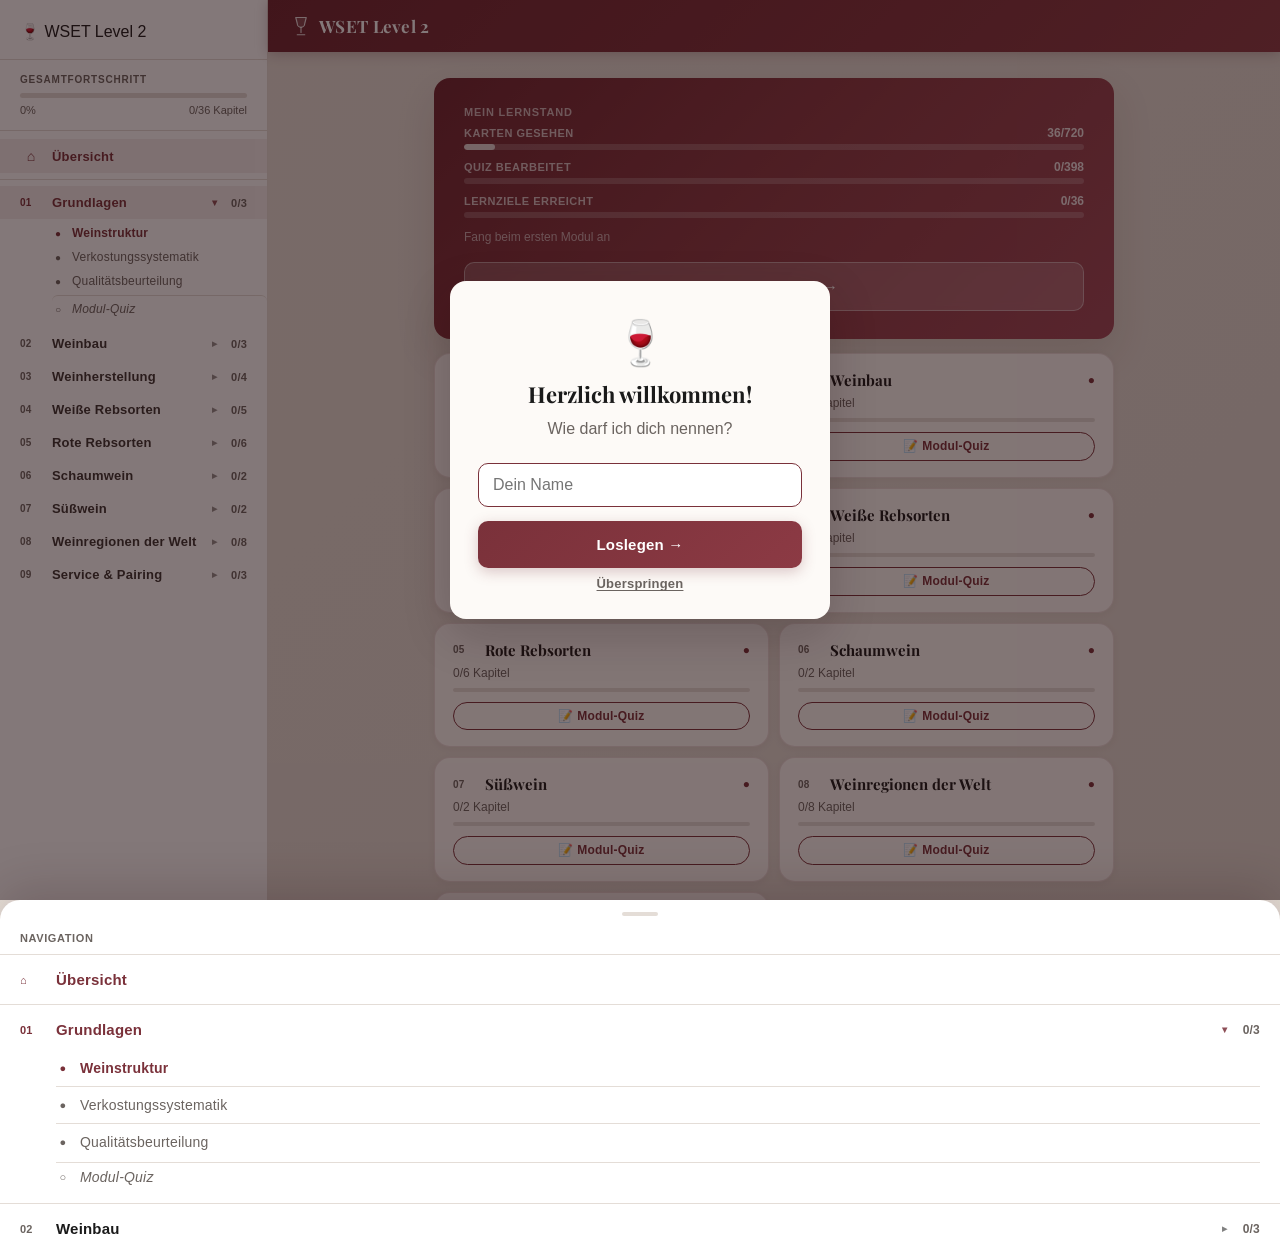
<file: index.html>
<!DOCTYPE html>
<html lang="de">
<head>
  <meta charset="UTF-8" />
  <meta name="viewport" content="width=device-width, initial-scale=1, viewport-fit=cover" />
  <meta name="theme-color" content="#6f1d2a" />
  <meta name="apple-mobile-web-app-capable" content="yes" />
  <meta name="apple-mobile-web-app-status-bar-style" content="default" />
  <meta name="apple-mobile-web-app-title" content="WSET Level 2" />
  <meta name="mobile-web-app-capable" content="yes" />
  <meta name="application-name" content="WSET Level 2" />
  <meta name="format-detection" content="telephone=no" />
  <meta name="description" content="WSET Level 2 Lern-App mit Lernkarten, Quiz und lokal gespeichertem Fortschritt." />
  <link rel="manifest" href="manifest.json" />
  <link rel="icon" type="image/png" sizes="512x512" href="icon-512.png" />
  <link rel="apple-touch-icon" sizes="512x512" href="icon-512.png" />
  <title>WSET Level 2 Lern-App</title>
  <link rel="preconnect" href="https://fonts.googleapis.com" />
  <link rel="preconnect" href="https://fonts.gstatic.com" crossorigin />
  <link href="https://fonts.googleapis.com/css2?family=Playfair+Display:wght@600;700;800&display=swap" rel="stylesheet" />
  <link rel="stylesheet" href="styles.css" />
</head>
<body>

  <div class="app-layout">

    <!-- Desktop Sidebar (versteckt auf Mobile) -->
    <aside id="sidebar" class="sidebar"></aside>

    <!-- Hauptspalte -->
    <div class="main-column">
      <header class="app-header">
        <svg class="header-icon" viewBox="0 0 24 28" fill="none" xmlns="http://www.w3.org/2000/svg" aria-hidden="true">
          <path d="M5 2h14l-2 8a5 5 0 0 1-10 0L5 2z" fill="rgba(255,255,255,0.15)" stroke="rgba(255,255,255,0.85)" stroke-width="1.5" stroke-linejoin="round"/>
          <line x1="12" y1="15" x2="12" y2="22" stroke="rgba(255,255,255,0.85)" stroke-width="1.5" stroke-linecap="round"/>
          <line x1="7" y1="25" x2="17" y2="25" stroke="rgba(255,255,255,0.85)" stroke-width="1.5" stroke-linecap="round"/>
        </svg>
        <span class="header-title">WSET Level 2</span>
      </header>

      <!-- Mobile Nav-Strip (versteckt auf Desktop) -->
      <div id="nav-strip" class="nav-strip" onclick="openNavSheet()"></div>

      <!-- Hauptinhalt -->
      <div class="container">
        <div id="app"></div>
      </div>
    </div>

  </div>

  <!-- Bottom-Sheet Overlay (nur Mobile) -->
  <div id="sheet-backdrop" class="sheet-backdrop" onclick="closeNavSheet()"></div>
  <div id="bottom-sheet" class="bottom-sheet">
    <div class="sheet-handle"></div>
    <div id="bottom-sheet-content" class="sheet-content"></div>
  </div>

  <!-- 1. Struktur -->
  <script src="sections.js"></script>
  <script src="chapters.js"></script>

  <!-- 2. Content-Registry -->
  <script src="content-registry.js"></script>

  <!-- 3. Kapitel-Inhalte (36 Kapitel) -->
  <!-- 01 Grundlagen -->
  <script src="content/weinstruktur.js"></script>
  <script src="content/verkostungssystematik.js"></script>
  <script src="content/qualitaetsbeurteilung.js"></script>
  <!-- 02 Weinbau -->
  <script src="content/klima_und_standort.js"></script>
  <script src="content/lese.js"></script>
  <script src="content/weinberg_management.js"></script>
  <!-- 03 Weinherstellung -->
  <script src="content/weinbereitung_weisswein.js"></script>
  <script src="content/weinbereitung_rotwein.js"></script>
  <script src="content/weinbereitung_rose.js"></script>
  <script src="content/reifung_und_ausbau.js"></script>
  <!-- 04 Weiße Rebsorten -->
  <script src="content/chardonnay.js"></script>
  <script src="content/sauvignon_blanc.js"></script>
  <script src="content/riesling.js"></script>
  <script src="content/pinot_grigio_pinot_gris.js"></script>
  <script src="content/weitere_weissweine.js"></script>
  <!-- 05 Rote Rebsorten -->
  <script src="content/cabernet_sauvignon.js"></script>
  <script src="content/merlot.js"></script>
  <script src="content/pinot_noir.js"></script>
  <script src="content/syrah.js"></script>
  <script src="content/rotweine_mediterran.js"></script>
  <script src="content/rotweine_international.js"></script>
  <!-- 06 Schaumwein -->
  <script src="content/schaumwein_grundlagen.js"></script>
  <script src="content/herstellungsverfahren_schaumwein.js"></script>
  <!-- 07 Süßwein -->
  <script src="content/suesswein_grundlagen.js"></script>
  <script src="content/herstellungsverfahren_suesswein.js"></script>
  <!-- 08 Weinregionen -->
  <script src="content/frankreich.js"></script>
  <script src="content/da_at_hu.js"></script>
  <script src="content/spanien_portugal.js"></script>
  <script src="content/italien.js"></script>
  <script src="content/usa.js"></script>
  <script src="content/suedamerika.js"></script>
  <script src="content/australien_neuseeland.js"></script>
  <script src="content/suedafrika.js"></script>
  <!-- 09 Service & Pairing -->
  <script src="content/lagerung.js"></script>
  <script src="content/service.js"></script>
  <script src="content/food_pairing.js"></script>

  <!-- 4. App-Logik -->
  <script src="app.js"></script>
</body>
</html>
</file>
<file: styles.css>
/* ============================================================
   CSS Custom Properties
   ============================================================ */
:root {
  --wine:        #7a313a;
  --wine-dark:   #5e2530;
  --wine-mid:    #8c3a44;
  --wine-light:  rgba(122, 49, 58, 0.08);
  --wine-glow:   rgba(122, 49, 58, 0.15);
  --card:        #fdfaf7;
  --card-white:  #ffffff;
  --bg:          #ede8e3;
  --text:        #1a1a1a;
  --text-soft:   #3a3330;
  --muted:       #6b6460;
  --line:        #e4ddd7;
  --soft:        #f5efe9;
  --correct:     #e6f4e9;
  --correct-bdr: #a8d4b0;
  --wrong:       #fae8e8;
  --wrong-bdr:   #e0a8a8;
  --shadow-sm:   0 2px 8px rgba(60,30,20,0.06);
  --shadow:      0 8px 24px rgba(60,30,20,0.09);
  --shadow-lg:   0 16px 40px rgba(60,30,20,0.12);
  --radius:      16px;
  --radius-sm:   10px;
  --sidebar-w:   268px;
  --serif:       'Playfair Display', Georgia, 'Times New Roman', serif;
  --sans:        -apple-system, BlinkMacSystemFont, "Segoe UI", "Helvetica Neue", sans-serif;
  --ink:         #1a1a1a;
}

/* ============================================================
   Accessibility: sichtbare Fokuszustände
   ============================================================ */
:focus-visible {
  outline: 2px solid var(--wine);
  outline-offset: 2px;
}

button:focus-visible {
  outline: 2px solid var(--wine);
  outline-offset: 3px;
  box-shadow: 0 0 0 4px rgba(122, 49, 58, 0.18);
}

/* Farbunabhängige Status-Labels für Screenreader */
.sr-only {
  position: absolute;
  width: 1px;
  height: 1px;
  padding: 0;
  margin: -1px;
  overflow: hidden;
  clip: rect(0, 0, 0, 0);
  white-space: nowrap;
  border: 0;
}

/* ============================================================
   View-Transition: Slide-In beim Karten-/Viewwechsel
   ============================================================ */
@keyframes slideInRight {
  from { opacity: 0; transform: translateX(22px); }
  to   { opacity: 1; transform: translateX(0); }
}
@keyframes slideInLeft {
  from { opacity: 0; transform: translateX(-22px); }
  to   { opacity: 1; transform: translateX(0); }
}

#app.view-enter      { animation: slideInRight 0.22s cubic-bezier(0.25, 0.46, 0.45, 0.94) both; }
#app.view-enter-back { animation: slideInLeft  0.22s cubic-bezier(0.25, 0.46, 0.45, 0.94) both; }

/* Fortschritts-Puls auf dem Kartenfortschritts-Chip */
@keyframes progressPulse {
  0%   { transform: scale(1); }
  40%  { transform: scale(1.15); }
  100% { transform: scale(1); }
}
.topbar-progress.pulse {
  animation: progressPulse 0.3s ease-out;
}

@media (prefers-reduced-motion: reduce) {
  #app.view-enter, #app.view-enter-back { animation: none; }
  .topbar-progress.pulse { animation: none; }
}

/* ============================================================
   Reset & Base
   ============================================================ */
*, *::before, *::after { box-sizing: border-box; }

html {
  -webkit-text-size-adjust: 100%;
  scroll-behavior: smooth;
}

body {
  font-family: -apple-system, BlinkMacSystemFont, "Segoe UI", "Helvetica Neue", sans-serif;
  margin: 0;
  background: var(--bg);
  color: var(--text);
  min-height: 100vh;
  -webkit-font-smoothing: antialiased;
  -moz-osx-font-smoothing: grayscale;
  -webkit-tap-highlight-color: transparent;
  overflow-x: hidden;
}

/* ============================================================
   Layout: App-Shell
   ============================================================ */
.app-layout {
  display: flex;
  min-height: 100vh;
}

/* ---- Sidebar ---- */
.sidebar {
  display: none;
  width: var(--sidebar-w);
  flex-shrink: 0;
  background: var(--card-white);
  border-right: 1px solid var(--line);
  position: sticky;
  top: 0;
  height: 100vh;
  overflow-y: auto;
  flex-direction: column;
  padding-bottom: 24px;
  scrollbar-width: thin;
  scrollbar-color: var(--line) transparent;
}

.sidebar-brand {
  padding: 22px 20px 18px;
  border-bottom: 1px solid var(--line);
  display: flex;
  align-items: center;
  gap: 10px;
}

.sidebar-brand-icon {
  color: var(--wine);
  flex-shrink: 0;
}

.sidebar-brand-text {
  font-family: var(--serif);
  font-size: 15px;
  font-weight: 700;
  color: var(--wine);
  letter-spacing: 0.2px;
}

.sidebar-progress {
  padding: 14px 20px;
  border-bottom: 1px solid var(--line);
}

.sidebar-progress-label {
  font-size: 10px;
  font-weight: 700;
  text-transform: uppercase;
  letter-spacing: 0.8px;
  color: var(--muted);
  margin-bottom: 8px;
}

.sidebar-progress-bar {
  height: 5px;
  background: var(--line);
  border-radius: 999px;
  overflow: hidden;
  margin-bottom: 6px;
}

.sidebar-progress-fill {
  height: 100%;
  background: linear-gradient(90deg, var(--wine) 0%, #b05060 100%);
  border-radius: 999px;
  transition: width 0.4s ease;
}

.sidebar-progress-stats {
  display: flex;
  justify-content: space-between;
  font-size: 11px;
  color: var(--muted);
  font-weight: 500;
}

.sidebar-nav { flex: 1; padding: 8px 0; }

.sidebar-home-btn {
  width: 100%;
  display: flex;
  align-items: center;
  gap: 10px;
  padding: 9px 20px;
  border: none;
  background: transparent;
  color: var(--text-soft);
  font-size: 13px;
  font-weight: 600;
  cursor: pointer;
  text-align: left;
  border-radius: 0;
  box-shadow: none;
  transition: background 0.15s;
}

.sidebar-home-btn:hover { background: var(--soft); }
.sidebar-home-btn.active { color: var(--wine); background: var(--wine-light); }
.sidebar-home-icon { font-size: 14px; width: 22px; text-align: center; flex-shrink: 0; }
.sidebar-nav-divider { height: 1px; background: var(--line); margin: 6px 0; }

.sidebar-section-btn {
  width: 100%;
  display: flex;
  align-items: center;
  gap: 10px;
  padding: 9px 20px;
  border: none;
  background: transparent;
  color: var(--text-soft);
  font-size: 13px;
  font-weight: 600;
  cursor: pointer;
  text-align: left;
  border-radius: 0;
  box-shadow: none;
  transition: background 0.15s;
}

.sidebar-section-btn:hover { background: var(--soft); }
.sidebar-section-btn.active { color: var(--wine); background: var(--wine-light); }
.sidebar-section-num { font-size: 10px; font-weight: 800; color: var(--muted); width: 22px; flex-shrink: 0; }
.sidebar-section-btn.active .sidebar-section-num { color: var(--wine); }
.sidebar-section-name { flex: 1; }
.sidebar-section-progress { font-size: 11px; color: var(--muted); }

.sidebar-chapters { padding: 2px 0 6px 52px; }

.sidebar-chapter-btn {
  width: 100%;
  display: flex;
  align-items: center;
  gap: 8px;
  padding: 5px 12px 5px 0;
  border: none;
  background: transparent;
  color: var(--muted);
  font-size: 12px;
  font-weight: 500;
  cursor: pointer;
  text-align: left;
  border-radius: 6px;
  box-shadow: none;
  transition: color 0.15s;
}

.sidebar-chapter-btn:hover { color: var(--text); }
.sidebar-chapter-btn.active { color: var(--wine); font-weight: 700; }
.sidebar-chapter-status { font-size: 10px; flex-shrink: 0; width: 12px; text-align: center; }

/* ---- Main Column ---- */
.main-column { flex: 1; min-width: 0; display: flex; flex-direction: column; }

/* ---- App Header ---- */
.app-header {
  position: sticky;
  top: 0;
  z-index: 10;
  background: linear-gradient(135deg, #6e2530 0%, #8c3a44 100%);
  color: white;
  padding: max(14px, env(safe-area-inset-top)) 20px 14px;
  display: flex;
  align-items: center;
  justify-content: center;
  gap: 9px;
  box-shadow: 0 2px 12px rgba(80, 20, 30, 0.25);
}

.header-icon {
  width: 18px;
  height: 21px;
  flex-shrink: 0;
}

.header-title {
  font-family: var(--serif);
  font-size: 17px;
  font-weight: 700;
  letter-spacing: 0.3px;
}

/* ============================================================
   Mobile Nav-Strip
   ============================================================ */
.nav-strip {
  display: flex;
  align-items: center;
  gap: 8px;
  padding: 10px 16px;
  background: var(--card-white);
  border-bottom: 1px solid var(--line);
  cursor: pointer;
  user-select: none;
  position: sticky;
  top: calc(max(14px, env(safe-area-inset-top)) + 14px + 17px);
  z-index: 9;
}

.nav-strip:active { background: var(--soft); }
.nav-strip-home { font-size: 13px; font-weight: 700; color: var(--wine); flex: 1; }
.nav-strip-section { font-size: 10px; font-weight: 800; color: var(--wine); white-space: nowrap; text-transform: uppercase; letter-spacing: 0.5px; }
.nav-strip-divider { font-size: 11px; color: var(--muted); flex-shrink: 0; }
.nav-strip-chapter { flex: 1; font-size: 13px; font-weight: 600; color: var(--text); white-space: nowrap; overflow: hidden; text-overflow: ellipsis; }
.nav-strip-chevron { font-size: 12px; color: var(--muted); flex-shrink: 0; }

/* ============================================================
   Bottom Sheet
   ============================================================ */
.sheet-backdrop {
  display: none;
  position: fixed;
  inset: 0;
  background: rgba(20, 5, 8, 0.5);
  z-index: 99;
  backdrop-filter: blur(2px);
}

.sheet-backdrop.open { display: block; }

.bottom-sheet {
  position: fixed;
  bottom: 0; left: 0; right: 0;
  background: var(--card-white);
  border-radius: 20px 20px 0 0;
  z-index: 100;
  max-height: 80vh;
  display: flex;
  flex-direction: column;
  transform: translateY(100%);
  transition: transform 0.3s cubic-bezier(0.32, 0.72, 0, 1);
  padding-bottom: max(16px, env(safe-area-inset-bottom));
  box-shadow: 0 -12px 48px rgba(60,20,25,0.18);
}

.bottom-sheet.open { transform: translateY(0); }
.sheet-handle { width: 36px; height: 4px; background: var(--line); border-radius: 999px; margin: 12px auto 4px; flex-shrink: 0; }
.sheet-content { overflow-y: auto; padding: 8px 0; flex: 1; -webkit-overflow-scrolling: touch; }
.sheet-title { padding: 4px 20px 10px; font-size: 11px; font-weight: 700; text-transform: uppercase; letter-spacing: 0.6px; color: var(--muted); border-bottom: 1px solid var(--line); margin-bottom: 4px; }

.sheet-section-btn {
  width: 100%;
  display: flex;
  align-items: center;
  gap: 12px;
  padding: 12px 20px;
  border: none;
  background: transparent;
  color: var(--text);
  font-size: 15px;
  font-weight: 600;
  cursor: pointer;
  text-align: left;
  border-radius: 0;
  box-shadow: none;
  transition: background 0.1s;
}

.sheet-section-btn:active { background: var(--soft); }
.sheet-section-btn.active { color: var(--wine); }
.sheet-section-num { font-size: 11px; font-weight: 800; color: var(--muted); width: 24px; flex-shrink: 0; }
.sheet-section-btn.active .sheet-section-num { color: var(--wine); }
.sheet-section-name { flex: 1; }
.sheet-section-progress { font-size: 12px; color: var(--muted); }

.sheet-chapters { padding: 0 20px 8px 56px; border-bottom: 1px solid var(--line); margin-bottom: 4px; }

.sheet-chapter-btn {
  width: 100%;
  display: flex;
  align-items: center;
  gap: 10px;
  padding: 10px 0;
  border: none;
  background: transparent;
  color: var(--muted);
  font-size: 14px;
  font-weight: 500;
  cursor: pointer;
  text-align: left;
  border-radius: 0;
  box-shadow: none;
  border-top: 1px solid var(--line);
  transition: color 0.1s;
}

.sheet-chapter-btn:first-child { border-top: none; }
.sheet-chapter-btn:active { color: var(--text); }
.sheet-chapter-btn.active { color: var(--wine); font-weight: 700; }
.sheet-chapter-status { flex-shrink: 0; font-size: 11px; width: 14px; text-align: center; }

/* ============================================================
   Content Container
   ============================================================ */
.container {
  width: 100%;
  max-width: 680px;
  margin: 0 auto;
  padding: 20px max(16px, env(safe-area-inset-right)) max(40px, env(safe-area-inset-bottom)) max(16px, env(safe-area-inset-left));
}

/* ============================================================
   Cards – mit Einblend-Animation
   ============================================================ */
@keyframes cardEnter {
  from { opacity: 0; transform: translateY(10px); }
  to   { opacity: 1; transform: translateY(0); }
}

.card {
  background: var(--card);
  padding: 24px 22px;
  border-radius: var(--radius);
  box-shadow: var(--shadow);
  border: 1px solid rgba(100, 40, 48, 0.06);
  margin-bottom: 14px;
  animation: cardEnter 0.22s ease both;
}

/* ============================================================
   Typografie – Playfair Display für Headlines
   ============================================================ */
.eyebrow {
  font-size: 11px;
  font-weight: 700;
  letter-spacing: 0.8px;
  text-transform: uppercase;
  color: var(--wine);
  margin-bottom: 4px;
}

.subeyebrow {
  font-size: 12px;
  font-weight: 500;
  color: var(--muted);
  margin-bottom: 12px;
}

h1 {
  font-family: var(--serif);
  margin: 6px 0 14px;
  font-size: 28px;
  line-height: 1.15;
  color: var(--text);
  font-weight: 700;
}

h2 {
  font-family: var(--serif);
  margin: 0 0 14px;
  font-size: 22px;
  line-height: 1.22;
  color: var(--text);
  font-weight: 700;
}

h3 {
  font-family: var(--serif);
  margin: 0 0 12px;
  font-size: 17px;
  line-height: 1.3;
  font-weight: 600;
}

.card-subtitle {
  font-family: var(--serif);
  margin-top: -4px;
  margin-bottom: 14px;
  font-size: 17px;
  font-weight: 600;
  color: var(--text-soft);
}

p {
  margin: 0 0 12px;
  line-height: 1.75;
  font-size: 16px;
  color: var(--text-soft);
}

ul {
  margin: 0;
  padding-left: 20px;
  line-height: 1.85;
  font-size: 16px;
  color: var(--text-soft);
}

li + li { margin-top: 5px; }

.section-title {
  margin-top: 20px;
  margin-bottom: 8px;
  font-weight: 700;
  font-size: 13px;
  text-transform: uppercase;
  letter-spacing: 0.5px;
  color: var(--muted);
}

.helper-text {
  margin-top: 12px;
  font-size: 14px;
  color: var(--muted);
  line-height: 1.65;
}

/* ============================================================
   Topbar / Fortschritt
   ============================================================ */
.topbar {
  display: flex;
  justify-content: space-between;
  align-items: center;
  gap: 12px;
  margin-bottom: 10px;
}

.badge {
  display: inline-flex;
  align-items: center;
  padding: 5px 12px;
  border-radius: 999px;
  background: var(--wine-light);
  color: var(--wine);
  font-size: 12px;
  font-weight: 700;
  letter-spacing: 0.3px;
}

.progress-text {
  font-size: 12px;
  color: var(--muted);
  font-weight: 600;
}

.progress-track {
  width: 100%;
  height: 6px;
  background: var(--line);
  border-radius: 999px;
  overflow: hidden;
  margin-bottom: 16px;
}

.progress-fill {
  height: 100%;
  background: linear-gradient(90deg, var(--wine) 0%, #b05060 100%);
  border-radius: 999px;
  transition: width 0.3s ease;
}

/* ============================================================
   Info Card (Zwischenstand)
   ============================================================ */
.info-card-label {
  font-size: 10px;
  font-weight: 700;
  text-transform: uppercase;
  letter-spacing: 0.6px;
  color: var(--muted);
  margin-bottom: 6px;
}

.info-list { display: grid; gap: 3px; font-size: 14px; color: var(--muted); }

/* ============================================================
   Buttons
   ============================================================ */
.button-row { display: grid; gap: 10px; margin-bottom: 14px; }
.two-buttons, .three-buttons { grid-template-columns: 1fr; }

button {
  width: 100%;
  padding: 15px 18px;
  border: none;
  border-radius: var(--radius-sm);
  font-size: 15px;
  font-weight: 700;
  background: linear-gradient(135deg, var(--wine) 0%, var(--wine-mid) 100%);
  color: white;
  cursor: pointer;
  transition: transform 0.08s ease, box-shadow 0.15s ease, filter 0.15s ease;
  box-shadow: 0 4px 14px rgba(114, 47, 55, 0.25);
  letter-spacing: 0.2px;
}

button:hover {
  filter: brightness(1.06);
  box-shadow: 0 6px 18px rgba(114, 47, 55, 0.32);
}

button:active { transform: scale(0.985); }

button.secondary {
  background: var(--soft);
  color: var(--text-soft);
  box-shadow: none;
  border: 1px solid var(--line);
}

button.secondary:hover {
  background: #ede5de;
  filter: none;
  box-shadow: none;
}

button:disabled { opacity: 0.42; cursor: default; }

/* ============================================================
   Quiz Optionen
   ============================================================ */
.options-list { margin-top: 6px; }

.option {
  background: var(--card-white);
  border: 1.5px solid var(--line);
  padding: 14px 16px;
  border-radius: var(--radius-sm);
  margin-top: 10px;
  cursor: pointer;
  line-height: 1.6;
  font-size: 15px;
  transition: background 0.15s, border-color 0.15s, transform 0.08s, box-shadow 0.15s;
  color: var(--text-soft);
  box-shadow: var(--shadow-sm);
  text-align: left;
  width: 100%;
}

.option:hover {
  border-color: #c8b8b4;
  box-shadow: var(--shadow);
  transform: translateY(-1px);
}

.option:active { transform: scale(0.99); }

.correct {
  background: var(--correct);
  border-color: var(--correct-bdr);
  color: #1a4a20;
  box-shadow: none;
}

.wrong {
  background: var(--wrong);
  border-color: var(--wrong-bdr);
  color: #5a1a1a;
  box-shadow: none;
}

.card-list {
  margin: 8px 0 12px 0;
  padding-left: 18px;
  line-height: 1.75;
  font-size: 14.5px;
  color: var(--text-soft);
}
.card-list li {
  margin-bottom: 6px;
}
.card-list strong {
  color: var(--text);
  font-weight: 600;
}

.card-takeaway {
  margin-top: 14px;
  padding: 12px 16px;
  background: linear-gradient(135deg, #f5efe9 0%, #f0e8e0 100%);
  border: 1px solid rgba(100,40,48,0.12);
  border-left: 3px solid var(--wine);
  border-radius: var(--radius-sm);
  font-size: 13.5px;
  font-weight: 500;
  color: var(--wine-dark);
  line-height: 1.6;
}

.explanation {
  margin-top: 14px;
  padding: 14px 16px;
  background: linear-gradient(135deg, #faf6f0 0%, #f8f2eb 100%);
  border: 1px solid rgba(100,40,48,0.1);
  border-left: 3px solid var(--wine);
  border-radius: var(--radius-sm);
  line-height: 1.7;
  font-size: 14px;
  color: var(--text-soft);
}

/* ============================================================
   Dashboard Home-Screen
   ============================================================ */
.dashboard-hero {
  background: linear-gradient(135deg, #6e2530 0%, #8c3a44 50%, #a04858 100%);
  color: white;
  border: none;
  box-shadow: var(--shadow-lg);
}

.dashboard-hero .eyebrow {
  color: rgba(255,255,255,0.65);
  margin-bottom: 2px;
}

/* Dreifache Fortschrittsanzeige */
.progress-three {
  display: flex;
  flex-direction: column;
  gap: 10px;
  margin: 8px 0 12px;
}

.prog-row {}

.prog-row-head {
  display: flex;
  justify-content: space-between;
  align-items: baseline;
  margin-bottom: 4px;
}

.prog-label {
  font-size: 11px;
  font-weight: 700;
  color: rgba(255,255,255,0.7);
  text-transform: uppercase;
  letter-spacing: 0.5px;
}

.prog-detail {
  font-size: 12px;
  font-weight: 600;
  color: rgba(255,255,255,0.85);
  font-variant-numeric: tabular-nums;
}

.prog-track {
  background: rgba(255,255,255,0.2) !important;
  height: 6px !important;
  margin-bottom: 0 !important;
}

.prog-fill--cards   { background: rgba(255,255,255,0.75) !important; }
.prog-fill--quiz    { background: rgba(255,200,160,0.85) !important; }
.prog-fill--mastery { background: rgba(180,255,180,0.80) !important; }

.dashboard-hero .progress-track {
  background: rgba(255,255,255,0.2);
  height: 8px;
  margin-bottom: 10px;
}

.dashboard-hero .progress-fill {
  background: rgba(255,255,255,0.85);
}

.dashboard-hero-meta {
  font-size: 13px;
  color: rgba(255,255,255,0.7);
  margin-bottom: 6px;
}

.dashboard-time-stats {
  display: flex;
  align-items: center;
  flex-wrap: wrap;
  gap: 4px 6px;
  font-size: 12px;
  color: rgba(255,255,255,0.75);
  font-weight: 500;
  margin-bottom: 10px;
}
.dts-dot {
  color: rgba(255,255,255,0.4);
}

.dashboard-cta-hint {
  font-size: 12px;
  color: rgba(255,255,255,0.6);
  font-weight: 500;
  margin-bottom: 18px;
  white-space: nowrap;
  overflow: hidden;
  text-overflow: ellipsis;
}

.dashboard-hero button {
  background: rgba(255,255,255,0.18);
  border: 1.5px solid rgba(255,255,255,0.4);
  backdrop-filter: blur(4px);
  box-shadow: none;
  font-size: 15px;
  letter-spacing: 0.3px;
}

.dashboard-hero button:hover {
  background: rgba(255,255,255,0.28);
  filter: none;
  box-shadow: none;
}

/* Sektionskarten */
.section-cards { display: grid; gap: 10px; margin-bottom: 16px; }

.section-card {
  width: 100%;
  background: var(--card);
  border: 1px solid rgba(100, 40, 48, 0.07);
  border-radius: var(--radius);
  padding: 16px 18px;
  cursor: pointer;
  text-align: left;
  box-shadow: var(--shadow-sm);
  transition: transform 0.15s ease, box-shadow 0.15s ease;
  color: var(--text);
  animation: cardEnter 0.22s ease both;
}

.section-card:hover { transform: translateY(-2px); box-shadow: var(--shadow); }
.section-card:active { transform: scale(0.99); }
.section-card.completed { border-color: rgba(46,160,67,0.2); }
.section-card.started   { border-color: rgba(122,49,58,0.15); }

.section-card-top { display: flex; align-items: center; gap: 10px; margin-bottom: 6px; }
.section-card-num { font-size: 10px; font-weight: 800; color: var(--muted); width: 22px; flex-shrink: 0; letter-spacing: 0.3px; }

.section-card-name {
  flex: 1;
  font-family: var(--serif);
  font-size: 15px;
  font-weight: 700;
  color: var(--text);
}

.section-card-badge { font-size: 12px; flex-shrink: 0; color: var(--muted); }
.section-card-badge.completed { color: #2ea043; }
.section-card-badge.started   { color: var(--wine); }
.section-card-meta { font-size: 12px; color: var(--muted); margin-bottom: 8px; }

.section-card-bar { height: 4px; background: var(--line); border-radius: 999px; overflow: hidden; }

.section-card-fill {
  height: 100%;
  background: linear-gradient(90deg, var(--wine) 0%, #b05060 100%);
  border-radius: 999px;
  transition: width 0.4s ease;
}

.section-card.completed .section-card-fill {
  background: linear-gradient(90deg, #2ea043 0%, #46c45a 100%);
}

/* ============================================================
   Quiz-Ergebnis Screen
   ============================================================ */
.result-hero {
  text-align: center;
  padding: 28px 22px 24px;
}

.result-icon {
  font-size: 40px;
  margin-bottom: 10px;
  display: block;
}

.result-score {
  font-family: var(--serif);
  font-size: 42px;
  font-weight: 800;
  line-height: 1;
  margin-bottom: 6px;
}

.result-label {
  font-size: 14px;
  font-weight: 600;
  margin-bottom: 4px;
}

.result-pct {
  font-size: 13px;
  color: var(--muted);
}

.result-retry-hint {
  font-size: 13px;
  color: var(--muted);
  margin-top: 10px;
  font-style: italic;
}

/* "Fehler wiederholen"-Button (conditional, zwischen Hero und Actions) */
.result-retry-btn {
  display: block;
  width: 100%;
  margin: 0 0 10px;
  background: var(--wrong);
  border: 1.5px solid var(--wrong-bdr);
  color: #7a2020;
  font-weight: 700;
  font-size: 15px;
  border-radius: var(--radius-sm);
  padding: 14px 20px;
  cursor: pointer;
  transition: background 0.15s, transform 0.1s;
  text-align: center;
}
.result-retry-btn:hover { background: #f5d0d0; transform: translateY(-1px); }
.result-retry-btn:active { transform: translateY(0); }

/* Aktionsbuttons am Ende des Quiz */
.result-actions {
  display: flex;
  flex-direction: column;
  gap: 10px;
}
.result-primary-btn {
  display: block;
  width: 100%;
  background: var(--wine);
  color: #fff;
  font-weight: 700;
  font-size: 15px;
  border: none;
  border-radius: var(--radius-sm);
  padding: 15px 20px;
  cursor: pointer;
  transition: background 0.15s, transform 0.1s;
  text-align: center;
  white-space: nowrap;
  overflow: hidden;
  text-overflow: ellipsis;
}
.result-primary-btn:hover { background: var(--wine-dark); transform: translateY(-1px); }
.result-primary-btn:active { transform: translateY(0); }
.result-actions .secondary {
  width: 100%;
  text-align: center;
}

/* ============================================================
   Dashboard-Greeting
   ============================================================ */

.dashboard-greeting {
  font-size: 15px;
  color: var(--ink);
  line-height: 1.6;
  margin-bottom: 8px;
  padding: 0 2px;
}

.name-edit-btn {
  display: inline-block;
  background: none;
  border: none;
  color: var(--muted);
  font-size: 11px;
  padding: 0 2px 0 3px;
  cursor: pointer;
  line-height: 1;
  box-shadow: none;
  min-width: 0;
  vertical-align: middle;
  position: relative;
  top: -1px;
}
.name-edit-btn:hover { color: var(--wine); }

/* ============================================================
   Name-Modal
   ============================================================ */

.modal-overlay {
  position: fixed;
  inset: 0;
  background: rgba(30, 10, 12, 0.55);
  display: flex;
  align-items: center;
  justify-content: center;
  z-index: 300;
  padding: 24px;
  opacity: 0;
  transition: opacity 0.3s ease;
}
.modal-overlay.visible { opacity: 1; }

.modal-card {
  background: var(--card);
  border-radius: var(--radius);
  box-shadow: 0 16px 48px rgba(30,10,12,0.2);
  padding: 36px 28px 28px;
  max-width: 380px;
  width: 100%;
  text-align: center;
  transform: translateY(12px);
  transition: transform 0.3s ease;
}
.modal-overlay.visible .modal-card { transform: translateY(0); }

.modal-icon { font-size: 44px; margin-bottom: 12px; }
.modal-card h2 { font-family: var(--serif); margin-bottom: 8px; }
.modal-card p  { color: var(--muted); margin-bottom: 20px; }

.name-input {
  width: 100%;
  padding: 12px 14px;
  border: 1.5px solid var(--line);
  border-radius: 10px;
  font-size: 16px;
  font-family: var(--sans);
  color: var(--ink);
  background: #fff;
  margin-bottom: 14px;
  box-sizing: border-box;
  transition: border-color 0.2s;
}
.name-input:focus {
  outline: none;
  border-color: var(--wine);
}
.name-input.shake {
  animation: shake 0.4s ease;
  border-color: #c0392b;
}

.name-skip-btn {
  display: block;
  width: 100%;
  background: none;
  border: none;
  color: var(--muted);
  font-size: 13px;
  padding: 8px 0 0;
  cursor: pointer;
  box-shadow: none;
  text-align: center;
  min-width: 0;
  text-decoration: underline;
  text-underline-offset: 2px;
}
.name-skip-btn:hover { color: var(--text); }

@keyframes shake {
  0%, 100% { transform: translateX(0); }
  20%       { transform: translateX(-6px); }
  40%       { transform: translateX(6px); }
  60%       { transform: translateX(-4px); }
  80%       { transform: translateX(4px); }
}

/* ============================================================
   Update-Toast
   ============================================================ */

.update-toast {
  position: fixed;
  bottom: calc(env(safe-area-inset-bottom) + 72px);
  left: 50%;
  transform: translateX(-50%) translateY(20px);
  background: var(--ink);
  color: #fff;
  border-radius: 24px;
  padding: 10px 16px 10px 20px;
  display: flex;
  align-items: center;
  gap: 12px;
  font-size: 14px;
  font-weight: 500;
  box-shadow: 0 6px 24px rgba(0,0,0,0.25);
  z-index: 400;
  opacity: 0;
  transition: opacity 0.3s ease, transform 0.3s ease;
  white-space: nowrap;
}
.update-toast.visible {
  opacity: 1;
  transform: translateX(-50%) translateY(0);
}
.update-toast button {
  background: var(--wine);
  color: #fff;
  border: none;
  border-radius: 16px;
  padding: 6px 14px;
  font-size: 13px;
  font-weight: 600;
  cursor: pointer;
  box-shadow: none;
  min-width: 0;
}

/* ============================================================
   Install-Banner
   ============================================================ */

.install-banner {
  position: fixed;
  bottom: calc(env(safe-area-inset-bottom) + 60px);
  left: 12px;
  right: 12px;
  background: #fff;
  border: 1.5px solid rgba(100,40,48,0.12);
  border-radius: 14px;
  box-shadow: 0 6px 24px rgba(30,10,12,0.12);
  padding: 14px 16px;
  display: flex;
  align-items: center;
  gap: 12px;
  z-index: 200;
  opacity: 0;
  transform: translateY(16px);
  transition: opacity 0.3s ease, transform 0.3s ease;
}
.install-banner.visible {
  opacity: 1;
  transform: translateY(0);
}

.install-banner-text {
  flex: 1;
  display: flex;
  flex-direction: column;
  gap: 2px;
  font-size: 13px;
  color: var(--ink);
  min-width: 0;
}
.install-banner-text strong { font-size: 14px; }

.install-banner-actions {
  display: flex;
  flex-direction: column;
  gap: 6px;
  flex-shrink: 0;
}

.install-btn-primary {
  background: linear-gradient(135deg, var(--wine) 0%, var(--wine-mid) 100%);
  color: #fff;
  border: none;
  border-radius: 16px;
  padding: 7px 16px;
  font-size: 13px;
  font-weight: 600;
  cursor: pointer;
  box-shadow: none;
  white-space: nowrap;
  min-width: 0;
}

.install-banner-close {
  background: none;
  border: none;
  color: var(--muted);
  font-size: 13px;
  padding: 4px 6px;
  cursor: pointer;
  box-shadow: none;
  text-align: center;
  min-width: 0;
}
.install-banner-close:hover { color: var(--ink); }

.share-icon {
  display: inline-block;
  font-style: normal;
  font-size: 12px;
}

@media (min-width: 768px) {
  .install-banner {
    bottom: 24px;
    left: auto;
    right: 24px;
    max-width: 380px;
  }
  .update-toast {
    bottom: 32px;
  }
}

/* ============================================================
   S3.2 – Modul-Quiz als Kapiteleintrag in Sidebar & Sheet
   ============================================================ */

/* Chevron für Auf-/Zuklappen */
.sidebar-section-chevron,
.sheet-section-chevron {
  font-size: 10px;
  margin-left: auto;
  margin-right: 4px;
  opacity: 0.55;
  flex-shrink: 0;
}
.sidebar-section-btn.expanded .sidebar-section-chevron,
.sheet-section-btn.expanded .sheet-section-chevron {
  opacity: 0.85;
  color: var(--wine);
}

/* Modul-Quiz Eintrag visuell vom Rest absetzen */
.sidebar-chapter-btn--mq,
.sheet-chapter-btn--mq {
  border-top: 1px solid var(--line);
  margin-top: 2px;
  padding-top: 6px;
  font-style: italic;
}
.sidebar-chapter-btn--mq:hover,
.sheet-chapter-btn--mq:hover {
  background: var(--wine-light);
}

/* Status-Symbol Farben */
.mq-status--not-started { color: var(--muted); }
.mq-status--attempted   { color: var(--wine); }
.mq-status--passed      { color: #2d7a3a; font-weight: 700; }
.mq-status--distinction { color: #b8860b; font-weight: 700; }

/* Ergebnis-Status auf Result-Screen */
.mq-result-status {
  margin-top: 10px;
  font-size: 15px;
  font-weight: 700;
}

/* ============================================================
   S3.1 – Quiz Gate Banner
   ============================================================ */
.quiz-gate-banner {
  display: flex;
  align-items: center;
  gap: 8px;
  margin-top: 14px;
  padding: 10px 14px;
  border-radius: var(--radius-sm);
  font-size: 14px;
  font-weight: 600;
  line-height: 1.4;
}
.quiz-gate-banner.gate-passed {
  background: var(--correct);
  border: 1px solid var(--correct-bdr);
  color: #2d7a3a;
}
.quiz-gate-banner.gate-failed {
  background: var(--wrong);
  border: 1px solid var(--wrong-bdr);
  color: #8b2020;
}
.gate-icon { font-size: 18px; flex-shrink: 0; }

.result-primary-btn--locked {
  opacity: 0.45;
  cursor: not-allowed;
  background: var(--muted) !important;
}

/* ============================================================
   S3.2 – Modul-Quiz Button on Section Cards
   ============================================================ */
.section-card {
  cursor: pointer;
  outline: none;
}
.section-card:focus-visible {
  box-shadow: 0 0 0 3px rgba(122,49,58,0.35);
}
.section-card-actions {
  margin-top: 10px;
  display: flex;
  justify-content: flex-start;
}
.mq-start-btn {
  background: transparent;
  border: 1.5px solid var(--wine);
  color: var(--wine);
  border-radius: 20px;
  padding: 5px 14px;
  font-size: 12px;
  font-weight: 600;
  cursor: pointer;
  box-shadow: none;
  transition: background 0.15s, color 0.15s;
  line-height: 1.4;
}
.mq-start-btn:hover,
.mq-start-btn:active {
  background: var(--wine);
  color: #fff;
}
.mq-stats {
  font-size: 13px;
  color: var(--muted);
  margin-bottom: 10px;
  font-weight: 500;
}
.mq-breakdown { margin-top: 0; }
.mq-breakdown-title {
  font-size: 12px;
  font-weight: 700;
  text-transform: uppercase;
  letter-spacing: 0.06em;
  color: var(--muted);
  margin-bottom: 10px;
}
.mq-chapter-row {
  display: flex;
  justify-content: space-between;
  align-items: center;
  padding: 6px 0;
  border-bottom: 1px solid var(--line);
  font-size: 14px;
}
.mq-chapter-row:last-child { border-bottom: none; }
.mq-chapter-name { color: var(--text-soft); }
.mq-chapter-score { font-weight: 700; }

/* ============================================================
   S3.3 – Exam Mode Card on Dashboard
   ============================================================ */
.exam-mode-card {
  display: flex;
  align-items: center;
  gap: 14px;
  background: linear-gradient(135deg, var(--wine-dark) 0%, var(--wine-mid) 100%);
  color: #fff;
  border-radius: var(--radius);
  padding: 18px 20px;
  margin-top: 4px;
  cursor: pointer;
  transition: transform 0.15s, box-shadow 0.15s;
  box-shadow: var(--shadow);
  user-select: none;
}
.exam-mode-card:hover  { transform: translateY(-2px); box-shadow: var(--shadow-lg); }
.exam-mode-card:active { transform: translateY(0);    box-shadow: var(--shadow-sm); }
.exam-mode-icon { font-size: 28px; flex-shrink: 0; }
.exam-mode-body { flex: 1; }
.exam-mode-title {
  font-family: var(--serif);
  font-size: 17px;
  font-weight: 700;
  margin-bottom: 3px;
}
.exam-mode-sub {
  font-size: 12px;
  opacity: 0.82;
}
.exam-mode-arrow {
  font-size: 18px;
  opacity: 0.7;
  flex-shrink: 0;
}

/* T-020 – Abschnitts-Quiz-Angebot in Section-Karte */
.section-quiz-offer {
  margin-top: 10px;
  padding: 10px 12px;
  background: rgba(255,255,255,0.18);
  border-radius: var(--radius-sm);
  display: flex;
  flex-wrap: wrap;
  gap: 6px;
  align-items: center;
}
.section-quiz-offer-text {
  font-size: 12px;
  font-weight: 600;
  flex: 1 1 100%;
}
.section-quiz-offer-btn {
  font-size: 12px;
  padding: 6px 12px;
  background: rgba(255,255,255,0.9);
  color: var(--wine);
  border: none;
  border-radius: 20px;
  cursor: pointer;
  font-weight: 700;
  box-shadow: none;
  min-width: 0;
}
.section-quiz-skip-btn {
  font-size: 11px;
  background: none;
  border: none;
  color: rgba(255,255,255,0.65);
  cursor: pointer;
  box-shadow: none;
  padding: 4px 6px;
  min-width: 0;
  text-decoration: underline;
}

/* S3.3 – Mode cards (Mock Exam + Adaptiv) – zwei schmale Karten nebeneinander */
.mode-cards-row {
  display: grid;
  grid-template-columns: 1fr 1fr;
  gap: 10px;
  margin-top: 4px;
}
.mode-card {
  display: flex;
  flex-direction: column;
  gap: 6px;
  background: linear-gradient(135deg, var(--wine-dark) 0%, var(--wine-mid) 100%);
  color: #fff;
  border-radius: var(--radius);
  padding: 16px 16px 14px;
  cursor: pointer;
  transition: transform 0.15s, box-shadow 0.15s;
  box-shadow: var(--shadow);
  user-select: none;
  position: relative;
  overflow: hidden;
}
.mode-card:hover  { transform: translateY(-2px); box-shadow: var(--shadow-lg); }
.mode-card:active { transform: translateY(0);    box-shadow: var(--shadow-sm); }
.mode-card--adaptive {
  background: linear-gradient(135deg, #2c5364 0%, #3d6b7e 100%);
}
.mode-card-badge {
  position: absolute;
  top: 8px;
  right: 8px;
  font-size: 9px;
  font-weight: 800;
  letter-spacing: 0.5px;
  text-transform: uppercase;
  background: rgba(255,255,255,0.22);
  border-radius: 6px;
  padding: 2px 6px;
  line-height: 1.5;
}
.mode-card-icon { font-size: 22px; }
.mode-card-title {
  font-family: var(--serif);
  font-size: 14px;
  font-weight: 700;
  line-height: 1.3;
  margin-top: 2px;
}
.mode-card-sub {
  font-size: 11px;
  opacity: 0.80;
  line-height: 1.4;
}

/* Mixed Review – Button unter den Modus-Karten */
.mixed-review-btn-wrap {
  margin-top: 8px;
}
.mixed-review-btn {
  width: 100%;
  background: var(--soft);
  border: 1.5px solid var(--line);
  color: var(--wine);
  font-size: 13px;
  font-weight: 600;
  padding: 12px 16px;
  border-radius: var(--radius);
  cursor: pointer;
  text-align: center;
  transition: background 0.15s, border-color 0.15s;
  box-shadow: none;
}
.mixed-review-btn:hover {
  background: var(--wine-light);
  border-color: var(--wine);
}

/* Mock Exam: Gesamt-Timer oben in der Topbar-Region */
.mock-timer-strip {
  display: flex;
  align-items: center;
  justify-content: space-between;
  padding: 8px 16px 6px;
  background: var(--card-white);
  border-bottom: 1px solid var(--line);
}
.mock-timer-label {
  font-size: 11px;
  font-weight: 700;
  text-transform: uppercase;
  letter-spacing: 0.6px;
  color: var(--muted);
}
.mock-timer-value {
  font-size: 15px;
  font-weight: 800;
  font-variant-numeric: tabular-nums;
  color: var(--text);
  letter-spacing: 0.5px;
}
.mock-timer-value.urgent { color: #c0392b; }
.mock-timer-bar-wrap {
  flex: 1;
  height: 4px;
  background: var(--line);
  border-radius: 2px;
  margin: 0 12px;
  overflow: hidden;
}
.mock-timer-bar {
  height: 100%;
  background: #4a7c3f;
  border-radius: 2px;
  transition: width 1s linear, background 0.4s;
}

/* Mock Exam: Antwort-auswahl ohne Farbfeedback (neutral bis zum Ende) */
.mock-option { /* inherits .option; kein Einfärben nach Klick */ }
.mock-option.selected {
  border-color: var(--wine);
  background: var(--wine-light);
  font-weight: 600;
}
.mock-option:disabled { cursor: default; opacity: 1; }

/* Mock Exam Ergebnis-Schwellen */
.wset-thresholds {
  display: flex;
  gap: 8px;
  margin: 14px 0 4px;
  justify-content: center;
}
.wset-badge {
  display: flex;
  flex-direction: column;
  align-items: center;
  gap: 2px;
  padding: 8px 14px;
  border-radius: var(--radius-sm);
  font-size: 12px;
  line-height: 1.4;
}
.wset-badge-label { font-weight: 800; font-size: 13px; }
.wset-badge-pct   { font-size: 10px; opacity: 0.8; }
.wset-badge--pass        { background: #e6f4e9; color: #2d7a3a; }
.wset-badge--merit       { background: #fff8e0; color: #8a6a1d; }
.wset-badge--distinction { background: #fdf3e3; color: #b05c00; }
.wset-badge--active      { ring: 2px; box-shadow: 0 0 0 2px currentColor; }

/* S3.3 – Exam Timer Bar */
.exam-timer-wrap {
  position: relative;
  height: 6px;
  background: var(--line);
  border-radius: 3px;
  margin-bottom: 2px;
  overflow: hidden;
}
.exam-timer-bar {
  height: 100%;
  background: #4a7c3f;
  border-radius: 3px;
  transition: width 0.9s linear, background 0.3s;
}
.exam-timer-label {
  position: absolute;
  right: 6px;
  top: 50%;
  transform: translateY(-50%);
  font-size: 10px;
  font-weight: 700;
  color: var(--muted);
  line-height: 1;
}
.exam-progress-stats {
  font-size: 13px;
  color: var(--muted);
  margin-bottom: 10px;
  font-weight: 500;
}
.exam-option { /* inherits .option */ }
.exam-timeout-msg {
  margin-top: 8px;
  padding: 8px 12px;
  background: var(--wrong);
  border: 1px solid var(--wrong-bdr);
  border-radius: var(--radius-sm);
  color: #8b2020;
  font-size: 14px;
  font-weight: 600;
  text-align: center;
}

/* ============================================================
   Responsive
   ============================================================ */
img, svg, video, canvas { max-width: 100%; height: auto; display: block; }
h1, h2, h3, p, li, button { overflow-wrap: anywhere; }

@media (min-width: 768px) {
  body { background: linear-gradient(135deg, #e8e1da 0%, #e2dbd3 100%); }

  .sidebar { display: flex; }
  .nav-strip { display: none; }

  .app-header {
    padding: 15px 24px;
    justify-content: flex-start;
    font-size: 15px;
  }

  .container { padding: 26px 30px 52px; max-width: 740px; }

  .card { padding: 28px 30px; }

  .two-buttons   { grid-template-columns: 1fr 1fr; }
  .three-buttons { grid-template-columns: 1fr 1fr 1fr; }

  .section-cards { grid-template-columns: 1fr 1fr; }

  .dashboard-hero { text-align: left; }
}
</file>
